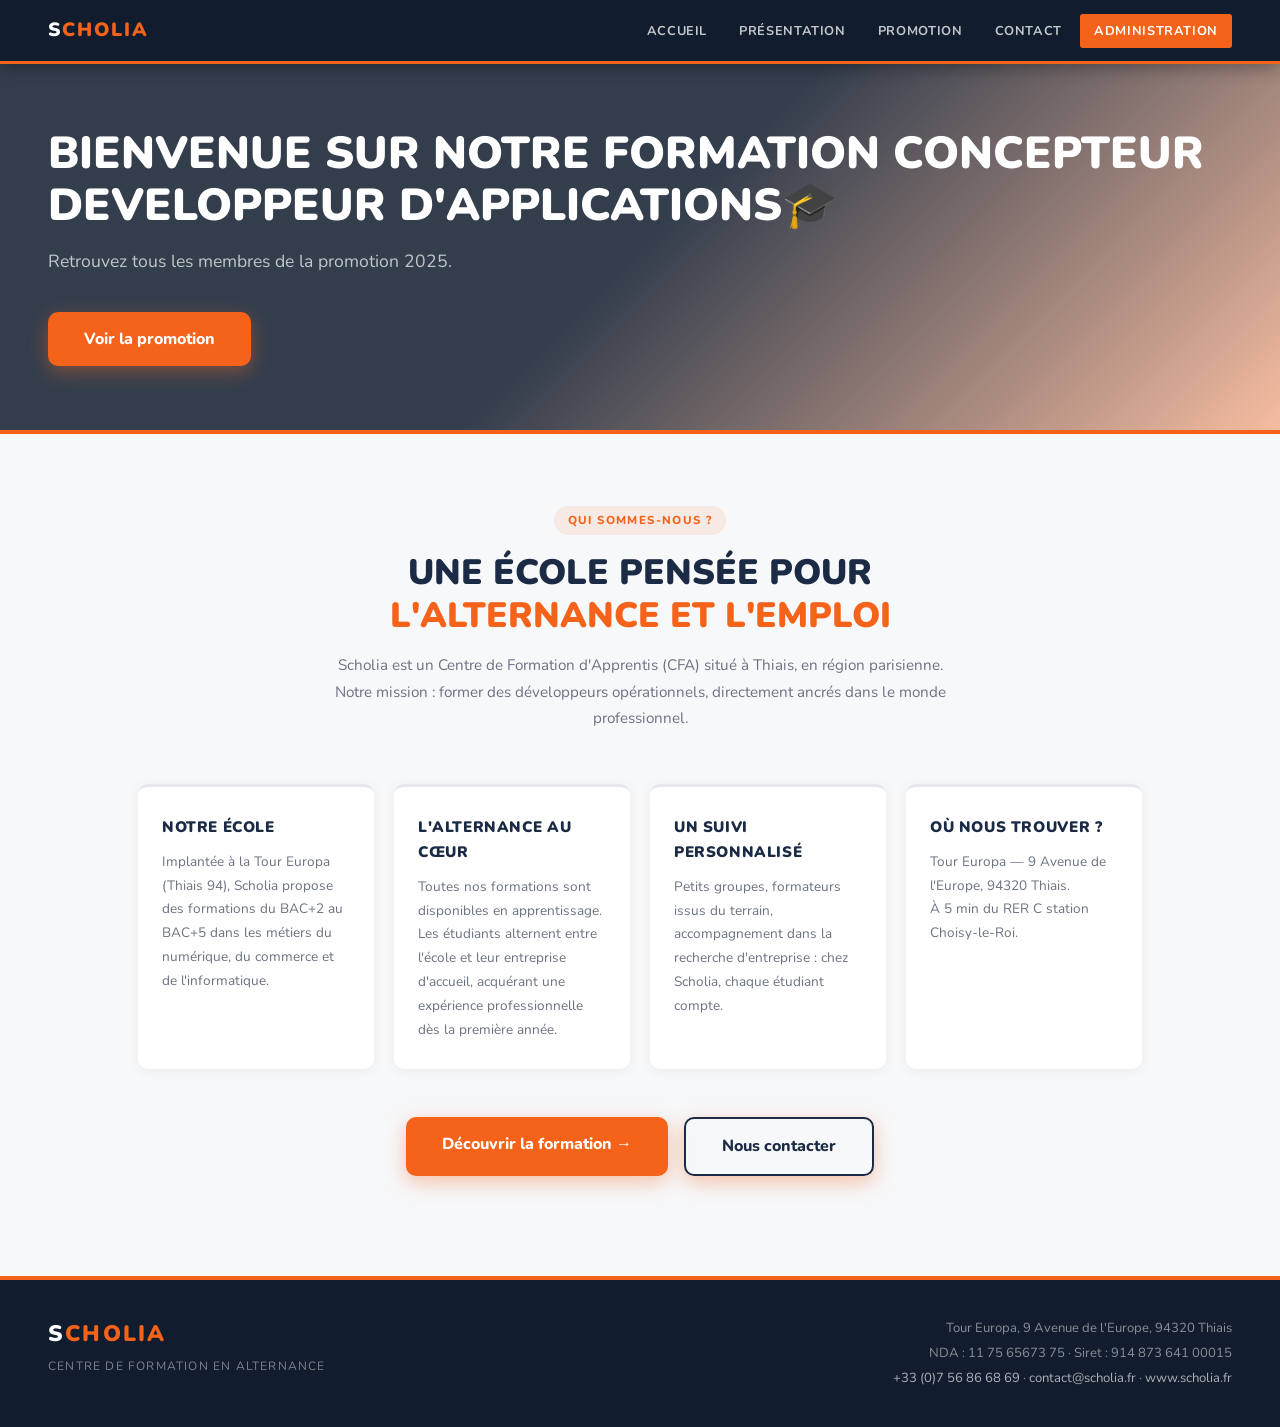
<file: index.html>
<!DOCTYPE html>
<html lang="fr">

<head>
    <meta charset="UTF-8" />
    <meta name="viewport" content="width=device-width, initial-scale=1.0" />
    <title>Accueil</title>
    <link rel="stylesheet" href="css/style.css" />
    <link href="https://fonts.googleapis.com/css2?family=Nunito:wght@400;700;800;900&display=swap" rel="stylesheet" />
</head>

<body>

    <header>
        <nav class="navbar">
            <div class="logo">S<span>CHOLIA</span></div>
            <ul>
                <li><a href="index.html">Accueil</a></li>
                <li><a href="presentation.html">Présentation</a></li>
                <li><a href="promotion.html">Promotion</a></li>
                <li><a href="contact.html">Contact</a></li>
                <li><a href="administration.html" class="btn-nav">Administration</a></li>
            </ul>
        </nav>
        <section class="hero">
            <h1>Bienvenue sur notre formation Concepteur developpeur d'applications🎓</h1>
            <p>Retrouvez tous les membres de la promotion 2025.</p>
            <a href="promotion.html" class="btn">Voir la promotion</a>
        </section>
    </header>


    <main class="container">
                <!-- RÉSUMÉ SCHOLIA -->
                <section class="about-school">

                    <div class="about-header">
                        <span class="about-tag">Qui sommes-nous ?</span>
                        <h2>Une école pensée pour<br /><span>l'alternance et l'emploi</span></h2>
                        <p class="about-intro">
                            Scholia est un Centre de Formation d'Apprentis (CFA) situé à Thiais, en région parisienne.
                            Notre mission : former des développeurs opérationnels, directement ancrés dans le monde
                            professionnel.
                        </p>
                    </div>

                    <div class="about-grid">

                        <div class="about-card">
                            <h3>Notre école</h3>
                            <p>Implantée à la Tour Europa (Thiais 94), Scholia propose des formations du BAC+2 au BAC+5
                                dans les métiers du numérique, du commerce et de l'informatique.</p>
                        </div>

                        <div class="about-card">
                            <h3>L'alternance au cœur</h3>
                            <p>Toutes nos formations sont disponibles en apprentissage. Les étudiants alternent entre
                                l'école et leur entreprise d'accueil, acquérant une expérience professionnelle dès la
                                première année.</p>
                        </div>

                        <div class="about-card">
                            <h3>Un suivi personnalisé</h3>
                            <p>Petits groupes, formateurs issus du terrain, accompagnement dans la recherche
                                d'entreprise : chez Scholia, chaque étudiant compte.</p>
                        </div>

                        <div class="about-card">
                            <h3>Où nous trouver ?</h3>
                            <p>Tour Europa — 9 Avenue de l'Europe, 94320 Thiais.<br />À 5 min du RER C station
                                Choisy-le-Roi.</p>
                        </div>

                    </div>

                    <div class="about-cta">
                        <a href="presentation.html" class="btn">Découvrir la formation →</a>
                        <a href="contact.html" class="btn btn-outline">Nous contacter</a>
                    </div>

                </section>

            </main>

        <footer class="site-footer">
            <div>
                <div class="footer-logo">S<span>CHOLIA</span></div>
                <div class="footer-sub">Centre de Formation en Alternance</div>
            </div>
            <div class="footer-info">
                Tour Europa, 9 Avenue de l'Europe, 94320 Thiais<br />
                NDA : 11 75 65673 75 · Siret : 914 873 641 00015<br />
                <a href="tel:+33756866869">+33 (0)7 56 86 68 69</a> ·
                <a href="mailto:contact@scholia.fr">contact@scholia.fr</a> ·
                <a href="https://www.scholia.fr" target="_blank">www.scholia.fr</a>
            </div>
        </footer>

</body>

</html>
</file>
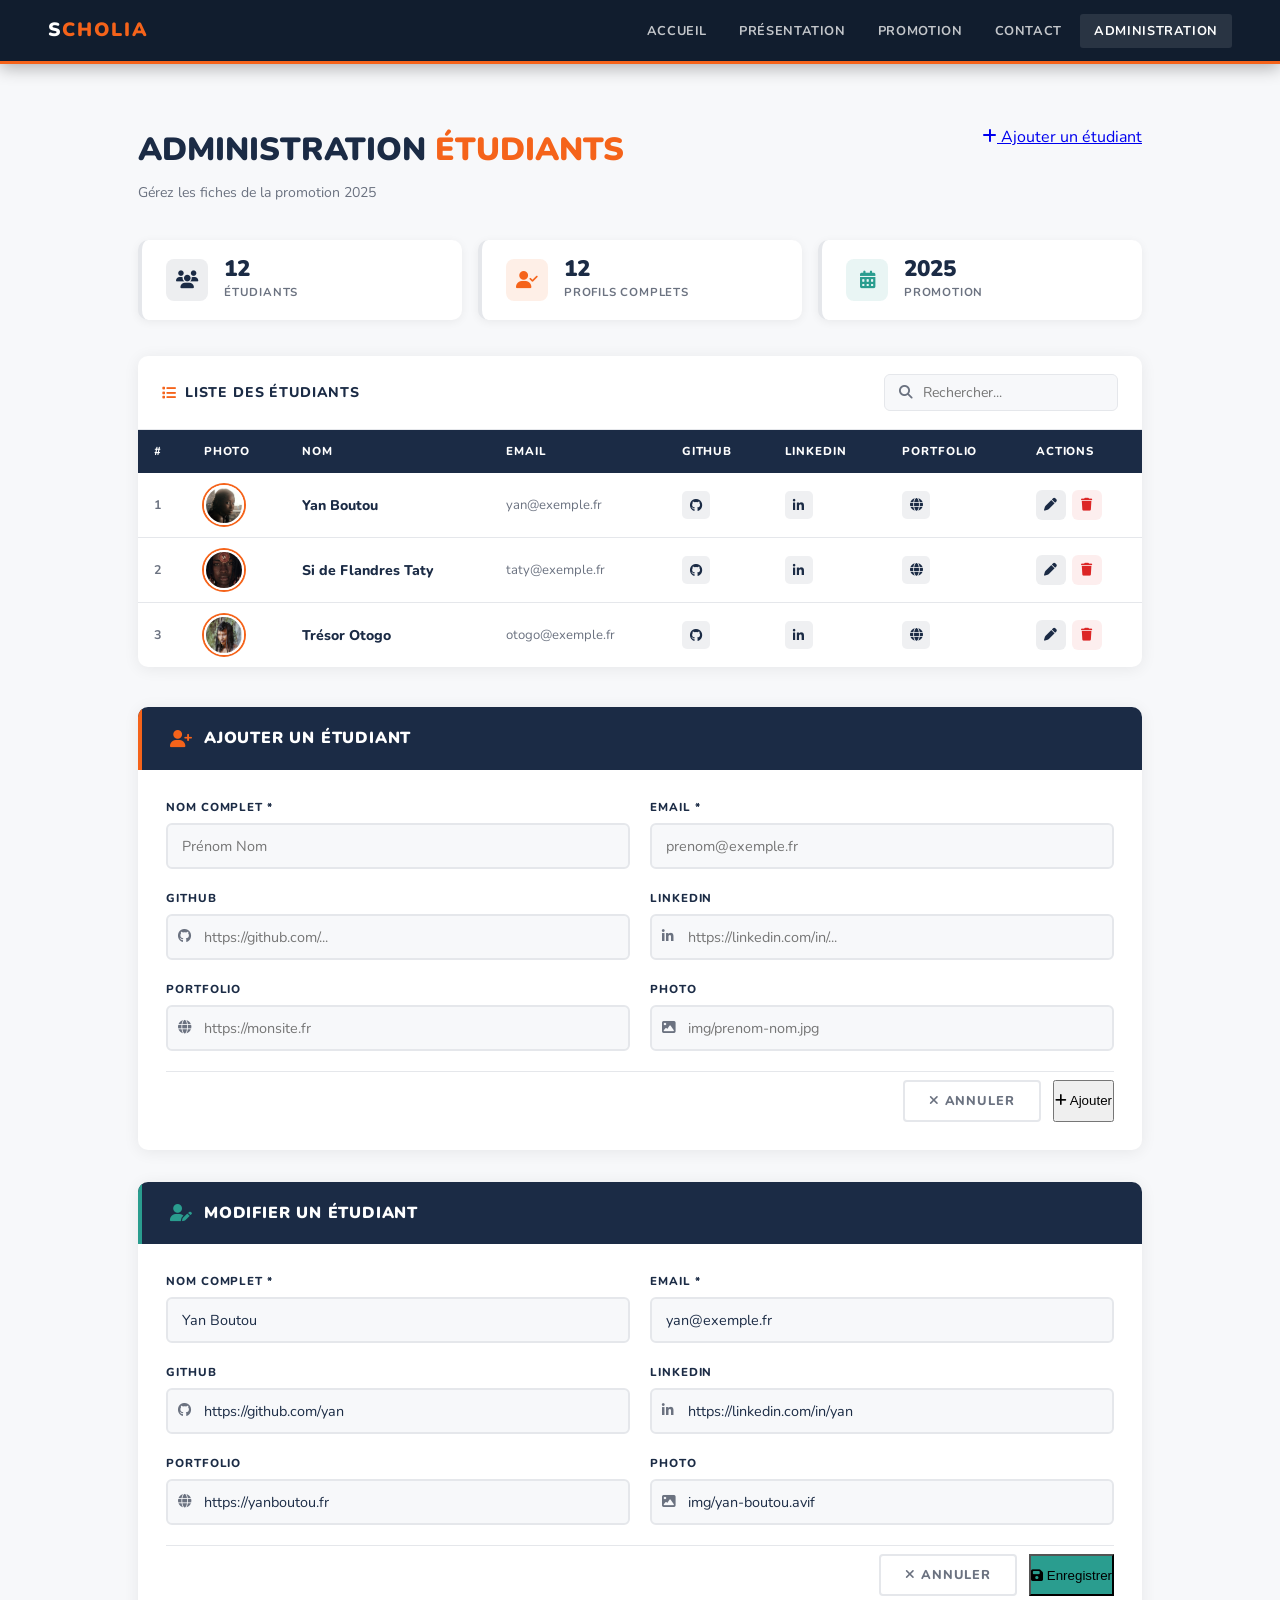
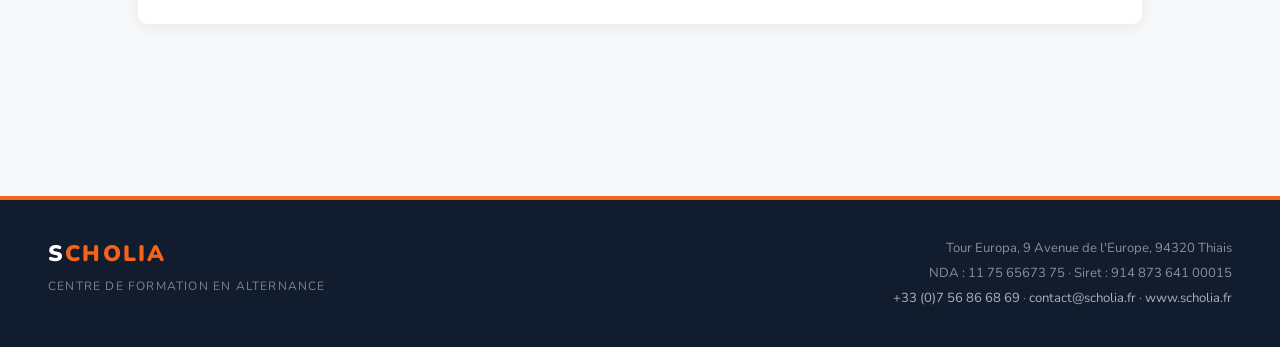
<file: administration.html>
<!DOCTYPE html>
<html lang="fr">

<head>
  <meta charset="UTF-8" />
  <meta name="viewport" content="width=device-width, initial-scale=1.0" />
  <title>Administration — Scholia</title>
  <link href="https://fonts.googleapis.com/css2?family=Nunito:wght@400;600;700;800;900&display=swap" rel="stylesheet"/>
  <link rel="stylesheet" href="css/style.css" />
  <link rel="stylesheet" href="css/admin.css" />
  <link rel="stylesheet" href="https://cdnjs.cloudflare.com/ajax/libs/font-awesome/6.5.0/css/all.min.css"/>
</head>

<body>

  <header>
    <nav class="navbar">
      <div class="logo">S<span>CHOLIA</span></div>
      <ul>
        <li><a href="index.html">Accueil</a></li>
        <li><a href="presentation.html">Présentation</a></li>
        <li><a href="promotion.html">Promotion</a></li>
        <li><a href="contact.html">Contact</a></li>
        <li><a href="administration.html" class="btn-nav active">Administration</a></li>
      </ul>
    </nav>
  </header>

  <main class="container">
    <section class="admin-section">

      <!-- ── EN-TÊTE ── -->
      <div class="admin-header">
        <div>
          <h1>Administration <span>Étudiants</span></h1>
          <p class="admin-sub">Gérez les fiches de la promotion 2025</p>
        </div>
        <a href="#form-ajout" class="btn-primary">
          <i class="fas fa-plus"></i> Ajouter un étudiant
        </a>
      </div>

      <!-- ── STATS ── -->
      <div class="stats-row">
        <div class="stat-card">
          <div class="stat-icon"><i class="fas fa-users"></i></div>
          <div>
            <div class="stat-value">12</div>
            <div class="stat-label">Étudiants</div>
          </div>
        </div>
        <div class="stat-card">
          <div class="stat-icon orange"><i class="fas fa-user-check"></i></div>
          <div>
            <div class="stat-value">12</div>
            <div class="stat-label">Profils complets</div>
          </div>
        </div>
        <div class="stat-card">
          <div class="stat-icon teal"><i class="fas fa-calendar-alt"></i></div>
          <div>
            <div class="stat-value">2025</div>
            <div class="stat-label">Promotion</div>
          </div>
        </div>
      </div>

      <!-- ── TABLEAU ── -->
      <div class="table-card">
        <div class="table-toolbar">
          <span class="table-title"><i class="fas fa-list"></i> Liste des étudiants</span>
          <div class="table-actions">
            <div class="search-box">
              <i class="fas fa-search"></i>
              <input type="text" placeholder="Rechercher..." />
            </div>
          </div>
        </div>

        <div class="table-wrap">
          <table class="admin-table">
            <thead>
              <tr>
                <th>#</th>
                <th>Photo</th>
                <th>Nom</th>
                <th>Email</th>
                <th>GitHub</th>
                <th>LinkedIn</th>
                <th>Portfolio</th>
                <th>Actions</th>
              </tr>
            </thead>
            <tbody>

              <tr>
                <td class="td-num">1</td>
                <td>
                  <div class="table-avatar">
                    <img src="img/yan-boutou.avif" alt="Yan Boutou"/>
                  </div>
                </td>
                <td class="td-name">Yan Boutou</td>
                <td class="td-email">yan@exemple.fr</td>
                <td><a href="#" class="td-link"><i class="fab fa-github"></i></a></td>
                <td><a href="#" class="td-link linkedin"><i class="fab fa-linkedin-in"></i></a></td>
                <td><a href="#" class="td-link portfolio"><i class="fas fa-globe"></i></a></td>
                <td>
                  <div class="action-btns">
                    <a href="#form-edit" class="action-btn edit" title="Modifier">
                      <i class="fas fa-pen"></i>
                    </a>
                    <button class="action-btn delete" title="Supprimer">
                      <i class="fas fa-trash"></i>
                    </button>
                  </div>
                </td>
              </tr>

              <tr>
                <td class="td-num">2</td>
                <td>
                  <div class="table-avatar">
                    <img src="img/si-de-flandres-taty.webp" alt="Si de Flandres Taty"/>
                  </div>
                </td>
                <td class="td-name">Si de Flandres Taty</td>
                <td class="td-email">taty@exemple.fr</td>
                <td><a href="#" class="td-link"><i class="fab fa-github"></i></a></td>
                <td><a href="#" class="td-link linkedin"><i class="fab fa-linkedin-in"></i></a></td>
                <td><a href="#" class="td-link portfolio"><i class="fas fa-globe"></i></a></td>
                <td>
                  <div class="action-btns">
                    <a href="#form-edit" class="action-btn edit" title="Modifier">
                      <i class="fas fa-pen"></i>
                    </a>
                    <button class="action-btn delete" title="Supprimer">
                      <i class="fas fa-trash"></i>
                    </button>
                  </div>
                </td>
              </tr>

              <tr>
                <td class="td-num">3</td>
                <td>
                  <div class="table-avatar">
                    <img src="img/trésor-otogo.jpg" alt="Trésor Otogo"/>
                  </div>
                </td>
                <td class="td-name">Trésor Otogo</td>
                <td class="td-email">otogo@exemple.fr</td>
                <td><a href="#" class="td-link"><i class="fab fa-github"></i></a></td>
                <td><a href="#" class="td-link linkedin"><i class="fab fa-linkedin-in"></i></a></td>
                <td><a href="#" class="td-link portfolio"><i class="fas fa-globe"></i></a></td>
                <td>
                  <div class="action-btns">
                    <a href="#form-edit" class="action-btn edit"><i class="fas fa-pen"></i></a>
                    <button class="action-btn delete"><i class="fas fa-trash"></i></button>
                  </div>
                </td>
              </tr>

              <!-- Répète les lignes pour chaque étudiant -->

            </tbody>
          </table>
        </div>
      </div>

      <!-- ── FORMULAIRE AJOUT ── -->
      <div class="form-card" id="form-ajout">
        <div class="form-card-header">
          <i class="fas fa-user-plus"></i>
          <h2>Ajouter un étudiant</h2>
        </div>

        <form class="admin-form" action="#">
          <div class="form-row">
            <div class="form-group">
              <label for="add-nom">Nom complet *</label>
              <input id="add-nom" type="text" placeholder="Prénom Nom" required />
            </div>
            <div class="form-group">
              <label for="add-email">Email *</label>
              <input id="add-email" type="email" placeholder="prenom@exemple.fr" required />
            </div>
          </div>

          <div class="form-row">
            <div class="form-group">
              <label for="add-github">GitHub</label>
              <div class="input-icon">
                <i class="fab fa-github"></i>
                <input id="add-github" type="url" placeholder="https://github.com/..." />
              </div>
            </div>
            <div class="form-group">
              <label for="add-linkedin">LinkedIn</label>
              <div class="input-icon">
                <i class="fab fa-linkedin-in"></i>
                <input id="add-linkedin" type="url" placeholder="https://linkedin.com/in/..." />
              </div>
            </div>
          </div>

          <div class="form-row">
            <div class="form-group">
              <label for="add-portfolio">Portfolio</label>
              <div class="input-icon">
                <i class="fas fa-globe"></i>
                <input id="add-portfolio" type="url" placeholder="https://monsite.fr" />
              </div>
            </div>
            <div class="form-group">
              <label for="add-photo">Photo</label>
              <div class="input-icon">
                <i class="fas fa-image"></i>
                <input id="add-photo" type="text" placeholder="img/prenom-nom.jpg" />
              </div>
            </div>
          </div>

          <div class="form-footer">
            <button type="reset" class="btn-secondary">
              <i class="fas fa-times"></i> Annuler
            </button>
            <button type="submit" class="btn-primary">
              <i class="fas fa-plus"></i> Ajouter
            </button>
          </div>
        </form>
      </div>

      <!-- ── FORMULAIRE MODIFICATION ── -->
      <div class="form-card" id="form-edit">
        <div class="form-card-header edit">
          <i class="fas fa-user-edit"></i>
          <h2>Modifier un étudiant</h2>
        </div>

        <form class="admin-form" action="#">
          <div class="form-row">
            <div class="form-group">
              <label for="edit-nom">Nom complet *</label>
              <input id="edit-nom" type="text" value="Yan Boutou" required />
            </div>
            <div class="form-group">
              <label for="edit-email">Email *</label>
              <input id="edit-email" type="email" value="yan@exemple.fr" required />
            </div>
          </div>

          <div class="form-row">
            <div class="form-group">
              <label for="edit-github">GitHub</label>
              <div class="input-icon">
                <i class="fab fa-github"></i>
                <input id="edit-github" type="url" value="https://github.com/yan" />
              </div>
            </div>
            <div class="form-group">
              <label for="edit-linkedin">LinkedIn</label>
              <div class="input-icon">
                <i class="fab fa-linkedin-in"></i>
                <input id="edit-linkedin" type="url" value="https://linkedin.com/in/yan" />
              </div>
            </div>
          </div>

          <div class="form-row">
            <div class="form-group">
              <label for="edit-portfolio">Portfolio</label>
              <div class="input-icon">
                <i class="fas fa-globe"></i>
                <input id="edit-portfolio" type="url" value="https://yanboutou.fr" />
              </div>
            </div>
            <div class="form-group">
              <label for="edit-photo">Photo</label>
              <div class="input-icon">
                <i class="fas fa-image"></i>
                <input id="edit-photo" type="text" value="img/yan-boutou.avif" />
              </div>
            </div>
          </div>

          <div class="form-footer">
            <button type="reset" class="btn-secondary">
              <i class="fas fa-times"></i> Annuler
            </button>
            <button type="submit" class="btn-primary btn-save">
              <i class="fas fa-save"></i> Enregistrer
            </button>
          </div>
        </form>
      </div>

    </section>
  </main>

  <footer class="site-footer">
    <div>
      <div class="footer-logo">S<span>CHOLIA</span></div>
      <div class="footer-sub">Centre de Formation en Alternance</div>
    </div>
    <div class="footer-info">
      Tour Europa, 9 Avenue de l'Europe, 94320 Thiais<br />
      NDA : 11 75 65673 75 · Siret : 914 873 641 00015<br />
      <a href="tel:+33756866869">+33 (0)7 56 86 68 69</a> ·
      <a href="mailto:contact@scholia.fr">contact@scholia.fr</a> ·
      <a href="https://www.scholia.fr" target="_blank">www.scholia.fr</a>
    </div>
  </footer>

</body>
</html>
</file>
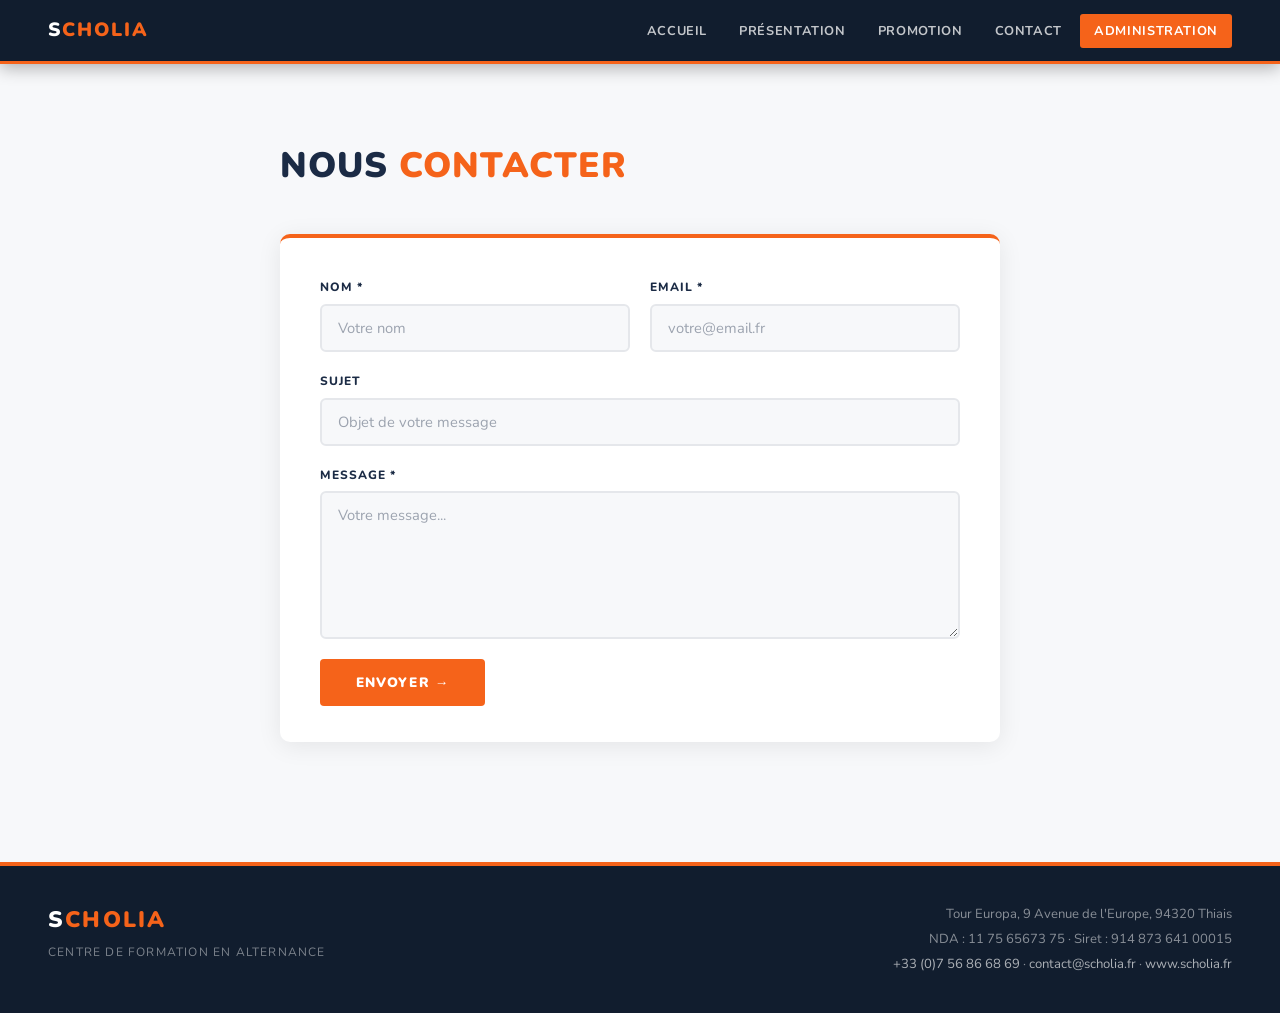
<file: contact.html>
<!DOCTYPE html>
<html lang="fr">

<head>
  <meta charset="UTF-8" />
  <meta name="viewport" content="width=device-width, initial-scale=1.0" />
  <title>Trombinoscope — Accueil</title>
  <link rel="stylesheet" href="css/style.css" />
  <link rel="stylesheet" href="css/form.css" />
  <link href="https://fonts.googleapis.com/css2?family=Nunito:wght@400;700;800;900&display=swap" rel="stylesheet" />
</head>

<body>

  <header>
    <nav class="navbar">
      <div class="logo">S<span>CHOLIA</span></div>
      <ul>
        <li><a href="index.html">Accueil</a></li>
        <li><a href="presentation.html">Présentation</a></li>
        <li><a href="promotion.html">Promotion</a></li>
        <li><a href="contact.html">Contact</a></li>
        <li><a href="administration.html" class="btn-nav">Administration</a></li>
      </ul>
    </nav>
  </header>
  
  <main class="container">
    <section class="contact-section">
  <div class="section-title">
    <h2>Nous <span>Contacter</span></h2>
  </div>
  <form class="contact-form" action="#">
    <div class="form-row">
      <div class="form-group">
        <label for="nom">Nom *</label>
        <input id="nom" type="text" placeholder="Votre nom" required/>
      </div>
      <div class="form-group">
        <label for="email">Email *</label>
        <input id="email" type="email" placeholder="votre@email.fr" required/>
      </div>
    </div>
    <div class="form-group">
      <label for="sujet">Sujet</label>
      <input id="sujet" type="text" placeholder="Objet de votre message"/>
    </div>
    <div class="form-group">
      <label for="msg">Message *</label>
      <textarea id="msg" rows="6" placeholder="Votre message..."></textarea>
    </div>
    <button type="submit" class="btn-primary">Envoyer →</button>
  </form>
</section>
  </main>

  <footer class="site-footer">
    <div>
      <div class="footer-logo">S<span>CHOLIA</span></div>
      <div class="footer-sub">Centre de Formation en Alternance</div>
    </div>
    <div class="footer-info">
      Tour Europa, 9 Avenue de l'Europe, 94320 Thiais<br />
      NDA : 11 75 65673 75 · Siret : 914 873 641 00015<br />
      <a href="tel:+33756866869">+33 (0)7 56 86 68 69</a> ·
      <a href="mailto:contact@scholia.fr">contact@scholia.fr</a> ·
      <a href="https://www.scholia.fr" target="_blank">www.scholia.fr</a>
    </div>
  </footer>

</body>

</html>
</file>
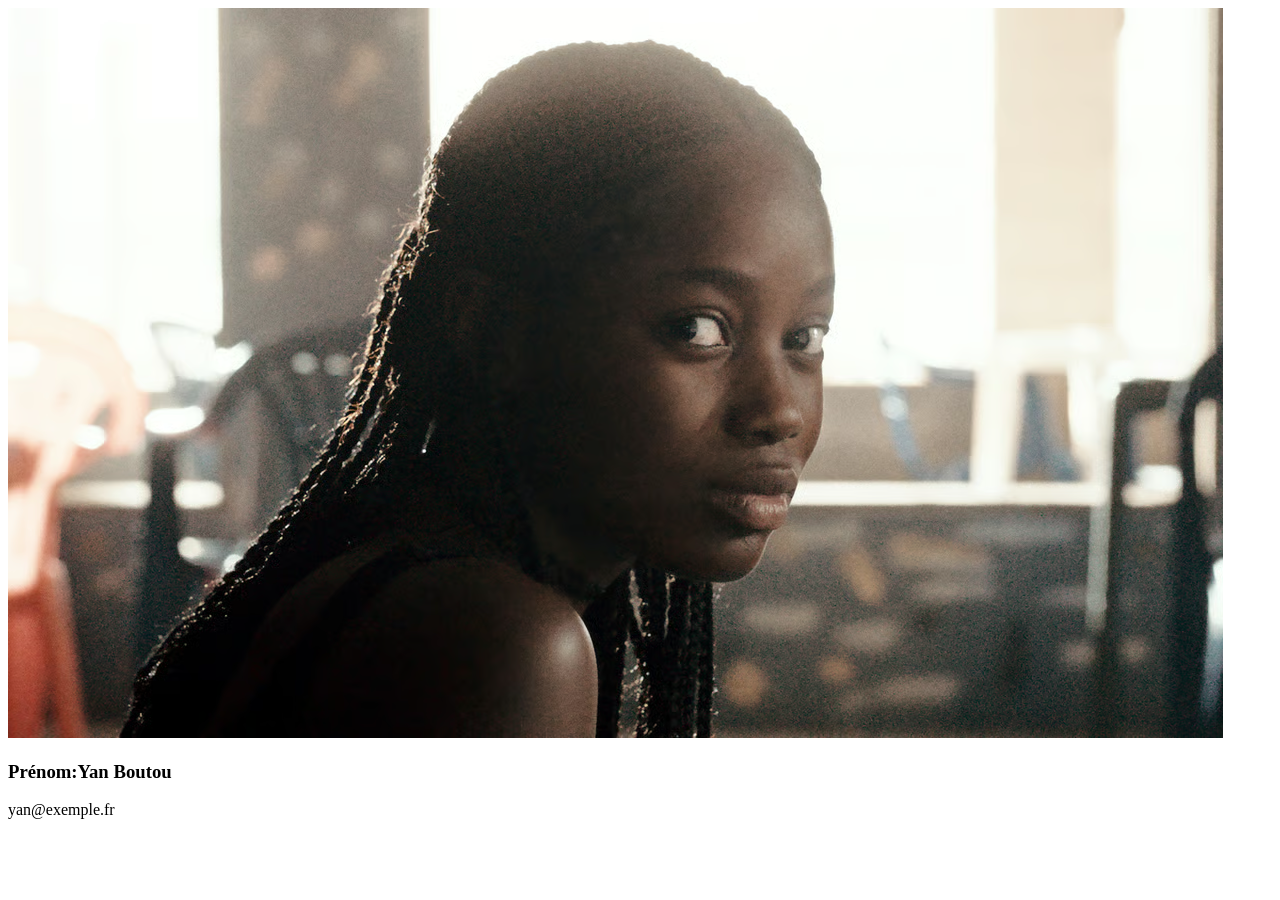
<file: exemple.html>
<!DOCTYPE html>
<html lang="en">

<head>
    <meta charset="UTF-8">
    <meta name="viewport" content="width=device-width, initial-scale=1.0">
    <title>Document</title>
</head>

<body>
    <div class="card" data-prenom="Yan" data-nom="Boutou" data-email="yan@exemple.fr" data-github="https://github.com/"
        data-linkedin="https://linkedin.com/" data-portfolio="#" data-poste="Développeur Full Stack"
        data-techno="HTML · CSS · JavaScript · React · Node.js · MySQL" data-dispo="Disponible dès juin 2025"
        data-desc="Alternant passionné par le développement web, je me spécialise dans les applications full stack modernes. Curieux et rigoureux, j'apprécie les projets ambitieux et le travail en équipe agile."
        data-img="img/yan-boutou.avif">
        <div class="card-img">
            <div class="avatar">
                <img src="img/yan-boutou.avif" alt="Yan Boutou" />
            </div>
        </div>
        <div class="card-info">
            <h3>Prénom:Yan
                 Boutou</h3>
            <p class="contact">yan@exemple.fr</p>
            <div class="card-links">
                <a href="https://github.com/" target="_blank" class="card-link github"><i class="fab fa-github"></i></a>
                <a href="https://linkedin.com/" target="_blank" class="card-link linkedin"><i
                        class="fab fa-linkedin-in"></i></a>
                <a href="#" target="_blank" class="card-link portfolio"><i class="fas fa-globe"></i></a>
            </div>
        </div>
    </div>
</body>

</html>
</file>
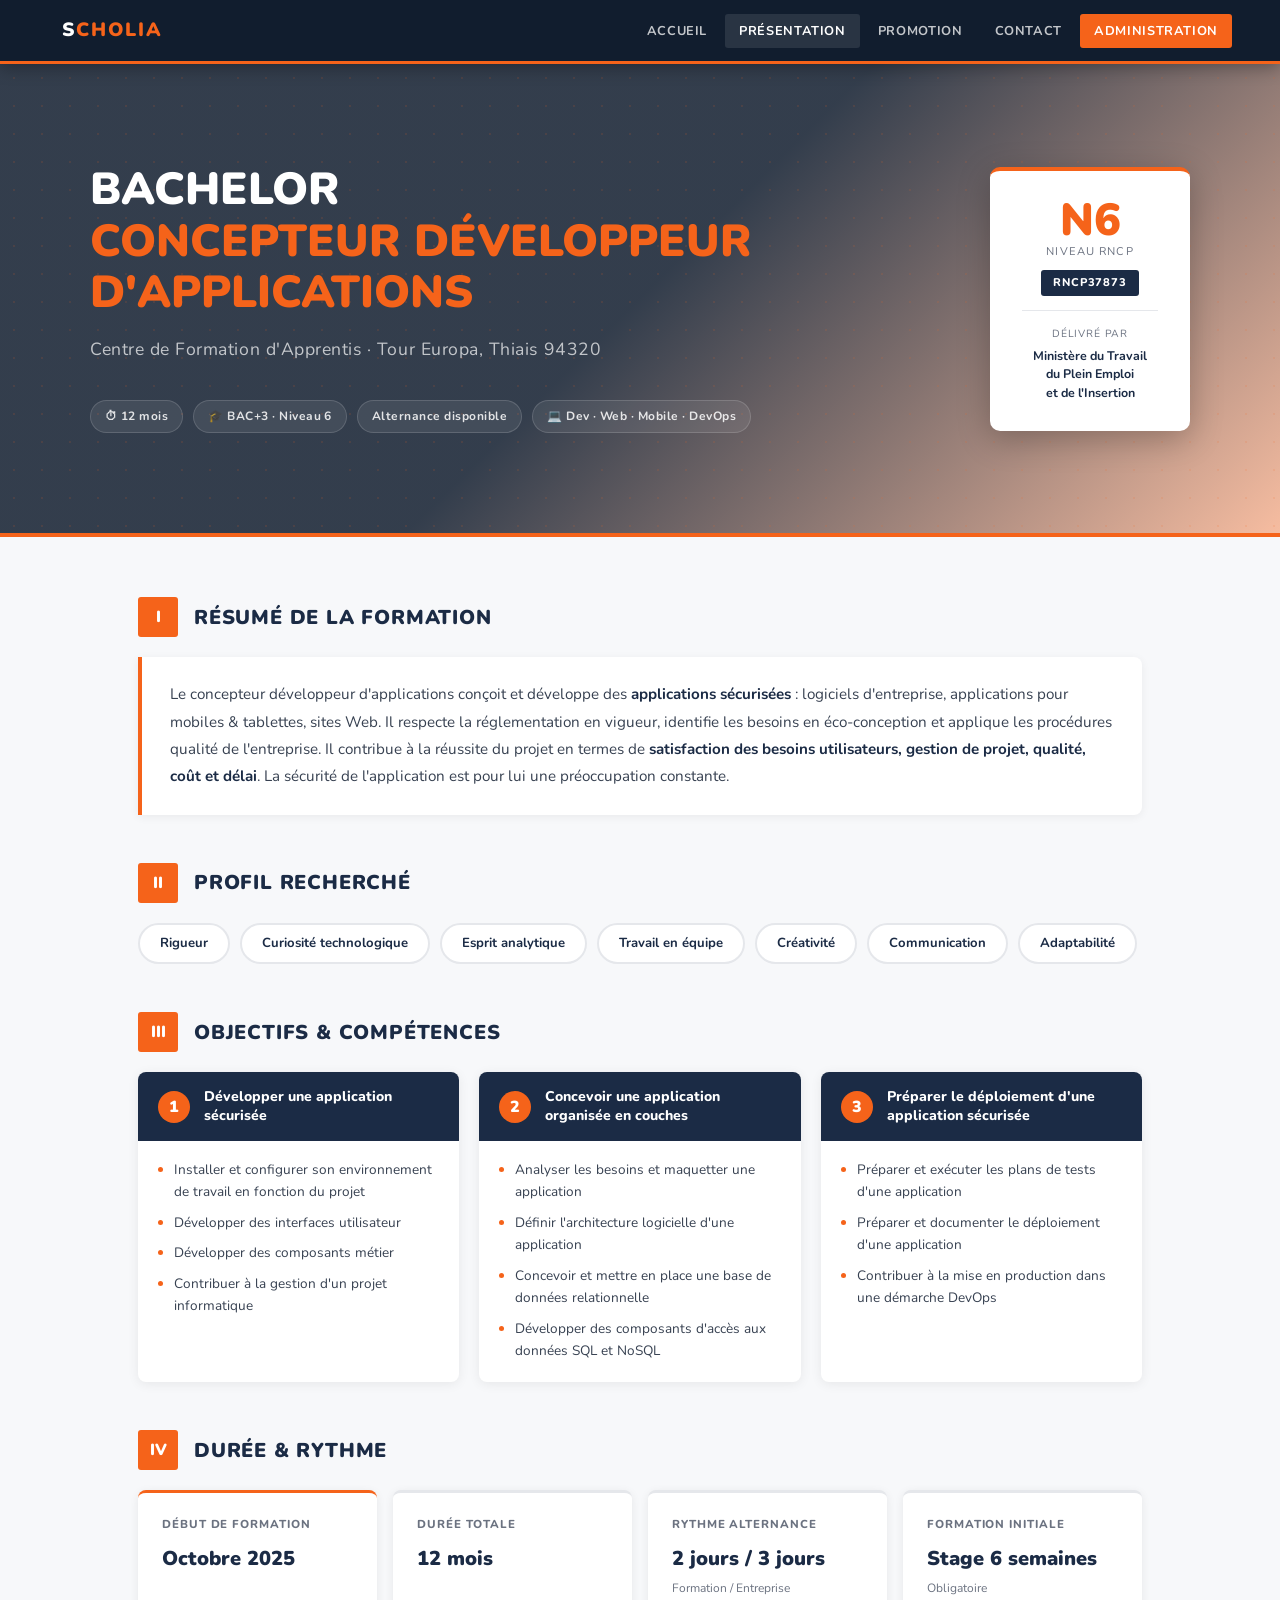
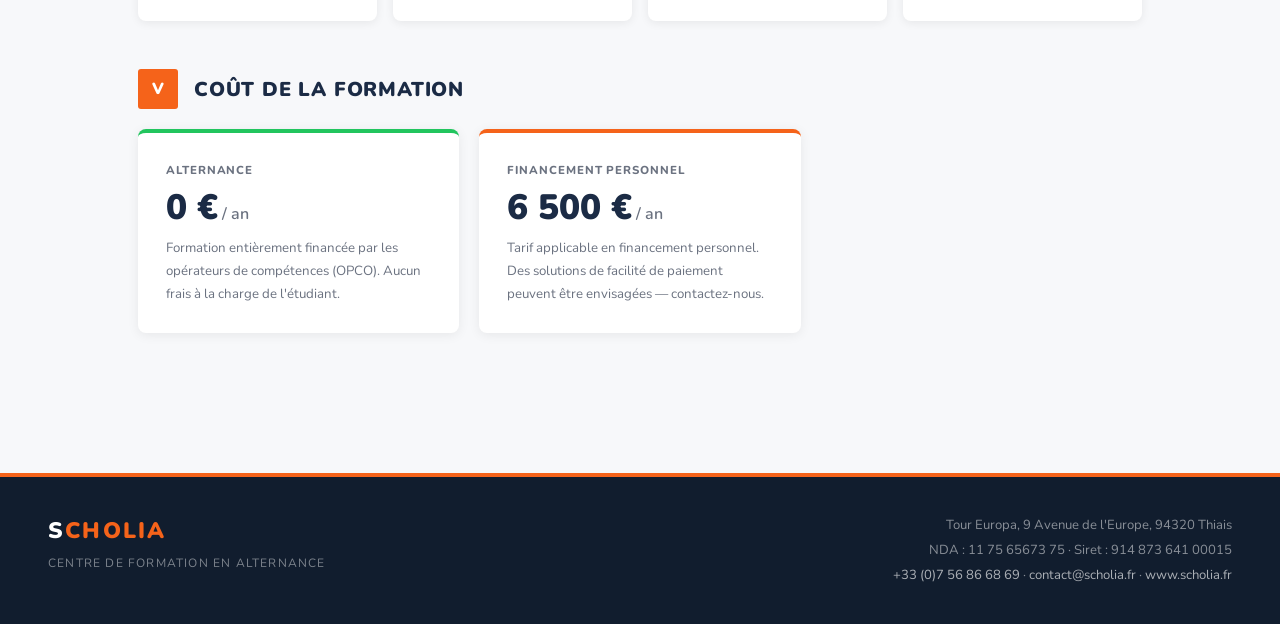
<file: presentation.html>
<!DOCTYPE html>
<html lang="fr">

<head>
  <meta charset="UTF-8" />
  <meta name="viewport" content="width=device-width, initial-scale=1.0" />
  <title>Présentation — Bachelor CDA · Scholia</title>
  <link href="https://fonts.googleapis.com/css2?family=Nunito:wght@400;600;700;800;900&display=swap" rel="stylesheet"/>
  <link rel="stylesheet" href="css/style.css" />
  <link rel="stylesheet" href="css/presentation.css" />
</head>

<body>

  <header>
  <nav class="navbar">
    <a href="index.html" class="logo">S<span>CHOLIA</span></a>
    <ul>
      <li><a href="index.html">Accueil</a></li>
      <li><a href="presentation.html" class="active">Présentation</a></li>
      <li><a href="promotion.html">Promotion</a></li>
      <li><a href="contact.html">Contact</a></li>
      <li><a href="administration.html" class="btn-nav">Administration</a></li>
    </ul>
  </nav>
</header>
 

<div class="hero">
  <div class="hero-inner">
    <div>
      <h1>Bachelor<br/><span>Concepteur Développeur<br/>d'Applications</span></h1>
      <p class="hero-sub">Centre de Formation d'Apprentis · Tour Europa, Thiais 94320</p>
      <div class="hero-chips">
        <span class="chip">⏱ 12 mois</span>
        <span class="chip">🎓 BAC+3 · Niveau 6</span>
        <span class="chip">Alternance disponible</span>
        <span class="chip">💻 Dev · Web · Mobile · DevOps</span>
      </div>
    </div>
    <div class="rncp-box">
      <div class="rncp-level">N6</div>
      <div class="rncp-label">Niveau RNCP</div>
      <div class="rncp-code">RNCP37873</div>
      <hr class="rncp-divider"/>
      <div class="rncp-ministere">Délivré par</div>
      <div class="rncp-ministere-name">Ministère du Travail<br/>du Plein Emploi<br/>et de l'Insertion</div>
    </div>
  </div>
</div>
 

<div class="content">
 
  <!-- RÉSUMÉ -->
  <div class="sec-head">
    <div class="sec-num">I</div>
    <h2>Résumé de la formation</h2>
  </div>
  <div class="summary-card">
    Le concepteur développeur d'applications conçoit et développe des <strong>applications sécurisées</strong> : logiciels d'entreprise, applications pour mobiles &amp; tablettes, sites Web. Il respecte la réglementation en vigueur, identifie les besoins en éco-conception et applique les procédures qualité de l'entreprise. Il contribue à la réussite du projet en termes de <strong>satisfaction des besoins utilisateurs, gestion de projet, qualité, coût et délai</strong>. La sécurité de l'application est pour lui une préoccupation constante.
  </div>
 
  <!-- PROFIL -->
  <div class="sec-head">
    <div class="sec-num">II</div>
    <h2>Profil recherché</h2>
  </div>
  <div class="profil-grid">
    <div class="profil-tag"> Rigueur</div>
    <div class="profil-tag"> Curiosité technologique</div>
    <div class="profil-tag"> Esprit analytique</div>
    <div class="profil-tag"> Travail en équipe</div>
    <div class="profil-tag"> Créativité</div>
    <div class="profil-tag"> Communication</div>
    <div class="profil-tag"> Adaptabilité</div>
  </div>
 
  <!-- COMPÉTENCES -->
  <div class="sec-head">
    <div class="sec-num">III</div>
    <h2>Objectifs &amp; Compétences</h2>
  </div>
  <div class="competences-grid">
 
    <div class="comp-block">
      <div class="comp-block-head">
        <div class="num">1</div>
        <h3>Développer une application sécurisée</h3>
      </div>
      <ul>
        <li>Installer et configurer son environnement de travail en fonction du projet</li>
        <li>Développer des interfaces utilisateur</li>
        <li>Développer des composants métier</li>
        <li>Contribuer à la gestion d'un projet informatique</li>
      </ul>
    </div>
 
    <div class="comp-block">
      <div class="comp-block-head">
        <div class="num">2</div>
        <h3>Concevoir une application organisée en couches</h3>
      </div>
      <ul>
        <li>Analyser les besoins et maquetter une application</li>
        <li>Définir l'architecture logicielle d'une application</li>
        <li>Concevoir et mettre en place une base de données relationnelle</li>
        <li>Développer des composants d'accès aux données SQL et NoSQL</li>
      </ul>
    </div>
 
    <div class="comp-block">
      <div class="comp-block-head">
        <div class="num">3</div>
        <h3>Préparer le déploiement d'une application sécurisée</h3>
      </div>
      <ul>
        <li>Préparer et exécuter les plans de tests d'une application</li>
        <li>Préparer et documenter le déploiement d'une application</li>
        <li>Contribuer à la mise en production dans une démarche DevOps</li>
      </ul>
    </div>
 
  </div>
 
  <!-- DURÉE -->
  <div class="sec-head">
    <div class="sec-num">IV</div>
    <h2>Durée &amp; Rythme</h2>
  </div>
  <div class="duree-grid">
    <div class="duree-card highlight">
      <div class="d-label">Début de formation</div>
      <div class="d-value">Octobre 2025</div>
    </div>
    <div class="duree-card">
      <div class="d-label">Durée totale</div>
      <div class="d-value">12 mois</div>
    </div>
    <div class="duree-card">
      <div class="d-label">Rythme alternance</div>
      <div class="d-value">2 jours / 3 jours</div>
      <div class="d-sub">Formation / Entreprise</div>
    </div>
    <div class="duree-card">
      <div class="d-label">Formation initiale</div>
      <div class="d-value">Stage 6 semaines</div>
      <div class="d-sub">Obligatoire</div>
    </div>
  </div>
 
  <!-- COÛT -->
  <div class="sec-head">
    <div class="sec-num">V</div>
    <h2>Coût de la formation</h2>
  </div>
  <div class="cout-grid">
    <div class="cout-card free">
      <span class="cout-mode"> Alternance</span>
      <div class="cout-price">0 €<small> / an</small></div>
      <p class="cout-desc">Formation entièrement financée par les opérateurs de compétences (OPCO). Aucun frais à la charge de l'étudiant.</p>
    </div>
    <div class="cout-card paid">
      <span class="cout-mode"> Financement personnel</span>
      <div class="cout-price">6 500 €<small> / an</small></div>
      <p class="cout-desc">Tarif applicable en financement personnel. Des solutions de facilité de paiement peuvent être envisagées — contactez-nous.</p>
    </div>
  </div>
 
</div>
 


  <footer class="site-footer">
    <div>
      <div class="footer-logo">S<span>CHOLIA</span></div>
      <div class="footer-sub">Centre de Formation en Alternance</div>
    </div>
    <div class="footer-info">
      Tour Europa, 9 Avenue de l'Europe, 94320 Thiais<br />
      NDA : 11 75 65673 75 · Siret : 914 873 641 00015<br />
      <a href="tel:+33756866869">+33 (0)7 56 86 68 69</a> ·
      <a href="mailto:contact@scholia.fr">contact@scholia.fr</a> ·
      <a href="https://www.scholia.fr" target="_blank">www.scholia.fr</a>
    </div>
  </footer>


</body>

</html>
</file>
<file: css/style.css>
.bouton {
  float: left;
  width: 100px;
  height: 600px;
  text-align: center;
  margin-left: 5px;
  margin-top: 200px;
}


:root {
  --navy:      #1B2B45;
  --navy-dark: #111D2E;
  --orange:    #F5631A;
  --orange-h:  #D94F0D;
  --white:     #ffffff;
  --light:     #F7F8FA;
  --gray:      #6B7280;
  --border:    #E5E7EB;
}

*, *::before, *::after { box-sizing: border-box; margin: 0; padding: 0; }

body {
  font-family: 'Nunito', sans-serif;
  background: var(--light);
  color: var(--navy);
  line-height: 1.65;
}

/* ── NAVBAR ── */
.navbar {
  background: var(--navy-dark);
  display: flex;
  justify-content: space-between;
  align-items: center;
  padding: 0 48px;
  height: 64px;
  position: sticky;
  top: 0;
  z-index: 100;
  border-bottom: 3px solid var(--orange);
  box-shadow: 0 4px 16px rgba(0,0,0,.3);
}

.navbar .logo,
a.logo {
  font-weight: 900;
  font-size: 1.2rem;
  color: var(--white);
  letter-spacing: .1em;
  text-transform: uppercase;
  text-decoration: none;
}
.navbar .logo span,
a.logo span { color: var(--orange); }

.navbar ul { list-style: none; display: flex; gap: 4px; align-items: center; }

.navbar a {
  color: rgba(255,255,255,.75);
  text-decoration: none;
  font-weight: 700;
  font-size: .8rem;
  letter-spacing: .05em;
  text-transform: uppercase;
  padding: 8px 14px;
  border-radius: 3px;
  transition: all .2s;
}
.navbar a:hover,
.navbar a.active {
  color: var(--white);
  background: rgba(255,255,255,.1);
}
.navbar .btn-nav {
  background: var(--orange);
  color: var(--white);
  border-radius: 3px;
}
.navbar .btn-nav:hover { background: var(--orange-h); }

.hero {
  background: linear-gradient(135deg,  rgba(17, 29, 46, 0.85) 50%, rgba(245, 99, 26, 0.4));
  border-bottom: 4px solid var(--orange);
  padding: 64px 48px;
  position: relative;
  overflow: hidden;
}

.hero h1 {
  font-weight: 900;
  font-size: clamp(1.8rem, 4vw, 2.8rem);
  color: var(--white);
  line-height: 1.15;
  text-transform: uppercase;
  margin-bottom: 16px;
}

.hero h1 span {
  color: var(--orange);
}

.hero p {
  opacity: .7;
  margin-bottom: 36px;
  font-size: 1.1rem;
  color: var(--white);
}

.btn {
  display: inline-block;
  background: var(--orange);
  color: var(--white);
  padding: 14px 36px;
  border-radius: 10px;
  font-weight: 800;
  font-size: 1rem;
  text-decoration: none;
  box-shadow: 0 6px 20px rgba(242, 107, 42, .4);
  transition: background .2s, transform .2s;
}

.btn:hover {
  background: var(--orange-d);
  transform: translateY(-3px);
}


.site-footer {
  background: #111D2E;
  border-top: 4px solid #F5631A;
  display: flex;
  justify-content: space-between;
  align-items: flex-start;
  flex-wrap: wrap;
  gap: 20px;
  padding: 36px 48px;
  margin-top: 60px;
}

.footer-logo {
  font-family: 'Nunito', sans-serif;
  font-weight: 900;
  font-size: 1.4rem;
  color: #ffffff;
  letter-spacing: .1em;
  text-transform: uppercase;
}

.footer-logo span {
  color: #F5631A;
}

.footer-sub {
  color: rgba(255, 255, 255, .45);
  font-size: .75rem;
  text-transform: uppercase;
  letter-spacing: .1em;
  margin-top: 4px;
}

.footer-info {
  color: rgba(255, 255, 255, .5);
  font-size: .82rem;
  line-height: 1.9;
  text-align: right;
}

.footer-info a {
  color: rgba(255, 255, 255, .65);
  text-decoration: none;
  transition: color .2s;
}

.footer-info a:hover {
  color: #F5631A;
}

/* ── ESPACEMENT GÉNÉRAL ── */
.container {
  max-width: 1100px;
  margin: 0 auto;
  padding: 0 48px;   /* ← marges gauche/droite */
}

/* ── SECTION PROMO ── */
.promo-section {
  padding: 60px 0;   /* ← espace haut/bas (entre navbar et grille, entre grille et footer) */
}

.promo-section h1 {
  font-size: 2rem;
  font-weight: 900;
  margin-bottom: 36px;
}
.promo-section h1 span { color: var(--orange); }


/* ── RÉSUMÉ ÉCOLE (Accueil) ── */
.about-school {
  padding: 72px 0 40px;
}

/* En-tête */
.about-header {
  text-align: center;
  max-width: 640px;
  margin: 0 auto 52px;
}

.about-tag {
  display: inline-block;
  background: rgba(245, 99, 26, .1);
  color: var(--orange);
  font-size: .72rem;
  font-weight: 800;
  text-transform: uppercase;
  letter-spacing: .12em;
  padding: 5px 14px;
  border-radius: 20px;
  margin-bottom: 16px;
}

.about-header h2 {
  font-weight: 900;
  font-size: clamp(1.6rem, 3.5vw, 2.2rem);
  text-transform: uppercase;
  line-height: 1.2;
  margin-bottom: 16px;
}
.about-header h2 span { color: var(--orange); }

.about-intro {
  color: var(--gray);
  font-size: .95rem;
  line-height: 1.75;
}

/* Grille de cartes */
.about-grid {
  display: grid;
  grid-template-columns: repeat(auto-fill, minmax(230px, 1fr));
  gap: 20px;
  margin-bottom: 48px;
}

.about-card {
  background: var(--white);
  border-radius: 10px;
  border-top: 3px solid var(--border);
  padding: 28px 24px;
  box-shadow: 0 2px 12px rgba(0,0,0,.06);
  transition: border-color .2s, transform .2s, box-shadow .2s;
}
.about-card:hover {
  border-top-color: var(--orange);
  transform: translateY(-4px);
  box-shadow: 0 8px 24px rgba(0,0,0,.1);
}


.about-card h3 {
  font-weight: 900;
  font-size: .95rem;
  text-transform: uppercase;
  letter-spacing: .04em;
  margin-bottom: 10px;
  color: var(--navy);
}

.about-card p {
  font-size: .85rem;
  color: var(--gray);
  line-height: 1.75;
}

/* CTA double */
.about-cta {
  display: flex;
  justify-content: center;
  gap: 16px;
  flex-wrap: wrap;
}

.btn-outline {
  background: transparent;
  color: var(--navy);
  border: 2px solid var(--navy);
}
.btn-outline:hover {
  background: var(--navy);
  color: var(--white);
  transform: translateY(-2px);
}
</file>
<file: css/admin.css>
.admin-section { padding: 60px 0 80px; }

/* ── En-tête ── */
.admin-header {
  display: flex;
  justify-content: space-between;
  align-items: flex-start;
  flex-wrap: wrap;
  gap: 16px;
  margin-bottom: 36px;
}
.admin-header h1 {
  font-weight: 900;
  font-size: clamp(1.4rem, 3vw, 2rem);
  text-transform: uppercase;
}
.admin-header h1 span { color: var(--orange); }
.admin-sub {
  color: var(--gray);
  font-size: .88rem;
  margin-top: 4px;
}

/* ── Stats ── */
.stats-row {
  display: flex;
  gap: 16px;
  flex-wrap: wrap;
  margin-bottom: 36px;
}
.stat-card {
  background: var(--white);
  border-radius: 10px;
  border-left: 4px solid var(--border);
  padding: 18px 24px;
  display: flex;
  align-items: center;
  gap: 16px;
  box-shadow: 0 2px 10px rgba(0,0,0,.06);
  flex: 1;
  min-width: 150px;
}
.stat-icon {
  width: 42px; height: 42px;
  border-radius: 8px;
  background: rgba(27,43,69,.08);
  color: var(--navy);
  display: flex;
  align-items: center;
  justify-content: center;
  font-size: 1.1rem;
  flex-shrink: 0;
}
.stat-icon.orange  { background: rgba(245,99,26,.1);  color: var(--orange); }
.stat-icon.teal    { background: rgba(42,157,143,.1); color: #2A9D8F; }

.stat-value {
  font-weight: 900;
  font-size: 1.4rem;
  color: var(--navy);
  line-height: 1;
}
.stat-label {
  font-size: .72rem;
  font-weight: 700;
  text-transform: uppercase;
  letter-spacing: .07em;
  color: var(--gray);
  margin-top: 3px;
}

/* ── Tableau ── */
.table-card {
  background: var(--white);
  border-radius: 10px;
  box-shadow: 0 2px 16px rgba(0,0,0,.07);
  overflow: hidden;
  margin-bottom: 40px;
}

.table-toolbar {
  display: flex;
  justify-content: space-between;
  align-items: center;
  padding: 18px 24px;
  border-bottom: 1px solid var(--border);
  flex-wrap: wrap;
  gap: 12px;
}
.table-title {
  font-weight: 800;
  font-size: .88rem;
  text-transform: uppercase;
  letter-spacing: .06em;
  color: var(--navy);
  display: flex;
  align-items: center;
  gap: 8px;
}
.table-title i { color: var(--orange); }

.search-box {
  display: flex;
  align-items: center;
  gap: 10px;
  background: var(--light);
  border: 1.5px solid var(--border);
  border-radius: 6px;
  padding: 8px 14px;
}
.search-box i     { color: var(--gray); font-size: .85rem; }
.search-box input {
  border: none;
  background: transparent;
  font-family: 'Nunito', sans-serif;
  font-size: .88rem;
  color: var(--navy);
  outline: none;
  width: 180px;
}

.table-wrap { overflow-x: auto; }

.admin-table {
  width: 100%;
  border-collapse: collapse;
  font-size: .88rem;
}
.admin-table thead tr {
  background: var(--navy);
  color: var(--white);
}
.admin-table th {
  padding: 12px 16px;
  text-align: left;
  font-weight: 800;
  font-size: .72rem;
  text-transform: uppercase;
  letter-spacing: .08em;
  white-space: nowrap;
}
.admin-table tbody tr {
  border-bottom: 1px solid var(--border);
  transition: background .15s;
}
.admin-table tbody tr:last-child { border-bottom: none; }
.admin-table tbody tr:hover      { background: #f0f4fa; }
.admin-table td { padding: 12px 16px; vertical-align: middle; }

.td-num   { color: var(--gray); font-size: .78rem; font-weight: 700; }
.td-name  { font-weight: 800; color: var(--navy); }
.td-email { color: var(--gray); font-size: .82rem; }

/* Avatar dans le tableau */
.table-avatar {
  width: 40px; height: 40px;
  border-radius: 50%;
  overflow: hidden;
  border: 2px solid var(--white);
  box-shadow: 0 0 0 2px var(--orange);
  flex-shrink: 0;
}
.table-avatar img {
  width: 100%; height: 100%;
  object-fit: cover;
  object-position: center top;
  display: block;
  border-radius: 0;
  padding: 0;
}

/* Liens sociaux dans le tableau */
.td-link {
  width: 28px; height: 28px;
  border-radius: 5px;
  background: rgba(27,43,69,.07);
  color: var(--navy);
  display: inline-flex;
  align-items: center;
  justify-content: center;
  font-size: .8rem;
  text-decoration: none;
  transition: background .2s, color .2s;
}
.td-link:hover          { background: var(--navy);  color: var(--white); }
.td-link.linkedin:hover { background: #0A66C2;      color: var(--white); }
.td-link.portfolio:hover{ background: var(--orange); color: var(--white); }

/* Boutons d'action */
.action-btns {
  display: flex;
  gap: 6px;
}
.action-btn {
  width: 30px; height: 30px;
  border-radius: 6px;
  border: none;
  cursor: pointer;
  display: flex;
  align-items: center;
  justify-content: center;
  font-size: .8rem;
  text-decoration: none;
  transition: background .2s, transform .2s;
}
.action-btn.edit {
  background: rgba(27,43,69,.08);
  color: var(--navy);
}
.action-btn.edit:hover {
  background: var(--navy);
  color: var(--white);
  transform: translateY(-1px);
}
.action-btn.delete {
  background: rgba(220,38,38,.08);
  color: #DC2626;
}
.action-btn.delete:hover {
  background: #DC2626;
  color: var(--white);
  transform: translateY(-1px);
}

/* ── Formulaires ── */
.form-card {
  background: var(--white);
  border-radius: 10px;
  overflow: hidden;
  box-shadow: 0 2px 16px rgba(0,0,0,.07);
  margin-bottom: 32px;
}

.form-card-header {
  background: var(--navy);
  padding: 18px 28px;
  display: flex;
  align-items: center;
  gap: 12px;
  color: var(--white);
  border-left: 4px solid var(--orange);
}
.form-card-header.edit { border-left-color: #2A9D8F; }
.form-card-header i    { font-size: 1.1rem; color: var(--orange); }
.form-card-header.edit i { color: #2A9D8F; }
.form-card-header h2 {
  font-weight: 900;
  font-size: 1rem;
  text-transform: uppercase;
  letter-spacing: .05em;
}

.admin-form {
  padding: 28px;
  display: flex;
  flex-direction: column;
  gap: 20px;
}

.form-row {
  display: grid;
  grid-template-columns: 1fr 1fr;
  gap: 20px;
}
.form-group {
  display: flex;
  flex-direction: column;
  gap: 6px;
}
.form-group label {
  font-weight: 800;
  font-size: .72rem;
  text-transform: uppercase;
  letter-spacing: .08em;
  color: var(--navy);
}

/* Input avec icône */
.input-icon {
  position: relative;
  display: flex;
  align-items: center;
}
.input-icon i {
  position: absolute;
  left: 12px;
  color: var(--gray);
  font-size: .85rem;
  pointer-events: none;
}
.input-icon input { padding-left: 36px !important; }

.form-group input {
  border: 2px solid var(--border);
  border-radius: 6px;
  padding: 11px 14px;
  font-family: 'Nunito', sans-serif;
  font-size: .9rem;
  color: var(--navy);
  background: var(--light);
  transition: border-color .2s, background .2s;
  width: 100%;
}
.form-group input:focus {
  outline: none;
  border-color: var(--orange);
  background: var(--white);
}

/* Footer du form */
.form-footer {
  display: flex;
  justify-content: flex-end;
  gap: 12px;
  padding-top: 8px;
  border-top: 1px solid var(--border);
}

.btn-secondary {
  background: transparent;
  color: var(--gray);
  border: 2px solid var(--border);
  font-family: 'Nunito', sans-serif;
  font-weight: 800;
  font-size: .8rem;
  text-transform: uppercase;
  letter-spacing: .07em;
  padding: 10px 24px;
  border-radius: 4px;
  cursor: pointer;
  transition: all .2s;
}
.btn-secondary:hover {
  border-color: var(--navy);
  color: var(--navy);
}

.btn-save { background: #2A9D8F; }
.btn-save:hover { background: #21867a; }
</file>
<file: css/form.css>
/* ── PAGE CONTACT ── */
.contact-section {
  padding: 72px 0 60px;
  max-width: 720px;
  margin: 0 auto;
}

/* Titre de section */
.section-title {
  margin-bottom: 40px;
}
.section-title h2 {
  font-weight: 900;
  font-size: clamp(1.6rem, 3.5vw, 2.2rem);
  text-transform: uppercase;
  letter-spacing: .03em;
  color: var(--navy);
}
.section-title h2 span { color: var(--orange); }

/* Formulaire */
.contact-form {
  background: var(--white);
  border-radius: 10px;
  border-top: 4px solid var(--orange);
  padding: 40px 40px 36px;
  box-shadow: 0 4px 24px rgba(0,0,0,.08);
  display: flex;
  flex-direction: column;
  gap: 20px;
}

/* Ligne à 2 colonnes */
.form-row {
  display: grid;
  grid-template-columns: 1fr 1fr;
  gap: 20px;
}

/* Groupe label + input */
.form-group {
  display: flex;
  flex-direction: column;
  gap: 6px;
}

.form-group label {
  font-weight: 800;
  font-size: .75rem;
  text-transform: uppercase;
  letter-spacing: .08em;
  color: var(--navy);
}

.form-group input,
.form-group textarea {
  border: 2px solid var(--border);
  border-radius: 6px;
  padding: 12px 16px;
  font-family: 'Nunito', sans-serif;
  font-size: .92rem;
  color: var(--navy);
  background: var(--light);
  transition: border-color .2s, background .2s;
  width: 100%;
  resize: vertical;
}

.form-group input::placeholder,
.form-group textarea::placeholder {
  color: #9CA3AF;
  font-weight: 400;
}

.form-group input:focus,
.form-group textarea:focus {
  outline: none;
  border-color: var(--orange);
  background: var(--white);
}

/* Bouton envoi */
.btn-primary {
  display: inline-block;
  align-self: flex-start;
  background: var(--orange);
  color: var(--white);
  font-family: 'Nunito', sans-serif;
  font-weight: 900;
  font-size: .85rem;
  text-transform: uppercase;
  letter-spacing: .08em;
  padding: 14px 36px;
  border: none;
  border-radius: 4px;
  cursor: pointer;
  text-decoration: none;
  transition: background .2s, transform .2s;
}
.btn-primary:hover {
  background: var(--orange-h);
  transform: translateY(-2px);
}

/* ── RESPONSIVE ── */
@media (max-width: 640px) {
  .contact-form { padding: 28px 20px 24px; }
  .form-row     { grid-template-columns: 1fr; }
  .btn-primary  { width: 100%; text-align: center; }
}
</file>
<file: css/presentation.css>
/* ── HERO ── */
.hero {
  background-image:
    linear-gradient(135deg, rgba(17, 29, 46, 0.85) 50%, rgba(245, 99, 26, 0.4)),
    url('https://images.unsplash.com/photo-1488590528505-98d2b5aba04b?w=600&auto=format&fit=crop&q=60&ixlib=rb-4.1.0&ixid=M3wxMjA3fDB8MHxzZWFyY2h8MTB8fHRlY2hub2xvZ2llfGVufDB8MHwwfHx8MA%3D%3D');
  
  background-size: cover;
  background-position: center;
  background-repeat: no-repeat;

  padding: 100px 48px;
  color: #ffffff;
}

/* motif de points décoratif */
.hero::before {
  content: '';
  position: absolute;
  inset: 0;
  background-image: radial-gradient(rgba(245,99,26,.12) 1px, transparent 1px);
  background-size: 28px 28px;
  pointer-events: none;
}

.hero-inner {
  max-width: 1100px;
  margin: 0 auto;
  display: flex;
  justify-content: space-between;
  align-items: center;
  gap: 40px;
  position: relative;
  flex-wrap: wrap;
}

.hero h1 {
  font-weight: 900;
  font-size: clamp(1.8rem, 4vw, 2.8rem);
  color: var(--white);
  line-height: 1.15;
  text-transform: uppercase;
  margin-bottom: 16px;
}
.hero h1 span { color: var(--orange); }

.hero-sub {
  color: rgba(255,255,255,.55);
  font-size: .88rem;
  margin-bottom: 24px;
  letter-spacing: .03em;
}

/* Chips / badges */
.hero-chips { display: flex; flex-wrap: wrap; gap: 10px; }

.chip {
  background: rgba(255,255,255,.08);
  border: 1px solid rgba(255,255,255,.15);
  color: rgba(255,255,255,.85);
  font-size: .75rem;
  font-weight: 700;
  padding: 6px 14px;
  border-radius: 20px;
  letter-spacing: .04em;
}

/* Encart RNCP */
.rncp-box {
  background: var(--white);
  border-radius: 10px;
  border-top: 4px solid var(--orange);
  padding: 28px 32px;
  text-align: center;
  min-width: 200px;
  box-shadow: 0 8px 32px rgba(0,0,0,.25);
  flex-shrink: 0;
}
.rncp-level {
  font-size: 2.8rem;
  font-weight: 900;
  color: var(--orange);
  line-height: 1;
}
.rncp-label {
  font-size: .7rem;
  text-transform: uppercase;
  letter-spacing: .1em;
  color: var(--gray);
  margin-bottom: 6px;
}
.rncp-code {
  background: var(--navy);
  color: var(--white);
  font-size: .7rem;
  font-weight: 800;
  letter-spacing: .08em;
  padding: 4px 12px;
  border-radius: 3px;
  display: inline-block;
}
.rncp-divider {
  border: none;
  border-top: 1px solid var(--border);
  margin: 14px 0;
}
.rncp-ministere {
  font-size: .65rem;
  text-transform: uppercase;
  letter-spacing: .08em;
  color: var(--gray);
  margin-bottom: 4px;
}
.rncp-ministere-name {
  font-size: .78rem;
  font-weight: 700;
  color: var(--navy);
  line-height: 1.5;
}


/* ── CONTENU ── */
.content {
  max-width: 1100px;
  margin: 0 auto;
  padding: 60px 48px 80px;
}

/* En-tête de section */
.sec-head {
  display: flex;
  align-items: center;
  gap: 16px;
  margin: 48px 0 20px;
}
.sec-head:first-child { margin-top: 0; }

.sec-num {
  width: 40px; height: 40px;
  background: var(--orange);
  color: var(--white);
  font-weight: 900;
  font-size: 1rem;
  border-radius: 3px;
  display: flex;
  align-items: center;
  justify-content: center;
  flex-shrink: 0;
}

.sec-head h2 {
  font-weight: 900;
  font-size: 1.25rem;
  text-transform: uppercase;
  letter-spacing: .04em;
}


/* ── RÉSUMÉ ── */
.summary-card {
  background: var(--white);
  border-left: 4px solid var(--orange);
  border-radius: 0 8px 8px 0;
  padding: 24px 28px;
  font-size: .95rem;
  color: #374151;
  box-shadow: 0 2px 10px rgba(0,0,0,.06);
  line-height: 1.8;
}
.summary-card strong { color: var(--navy); }


/* ── PROFIL ── */
.profil-grid {
  display: flex;
  flex-wrap: wrap;
  gap: 10px;
}

.profil-tag {
  background: var(--white);
  border: 2px solid var(--border);
  border-radius: 30px;
  padding: 8px 20px;
  font-size: .82rem;
  font-weight: 700;
  color: var(--navy);
  transition: all .2s;
}


/* ── COMPÉTENCES ── */
.competences-grid {
  display: grid;
  grid-template-columns: repeat(auto-fill, minmax(280px, 1fr));
  gap: 20px;
}

.comp-block {
  background: var(--white);
  border-radius: 8px;
  overflow: hidden;
  box-shadow: 0 2px 12px rgba(0,0,0,.07);
}

.comp-block-head {
  background: var(--navy);
  display: flex;
  align-items: center;
  gap: 14px;
  padding: 16px 20px;
}
.comp-block-head .num {
  background: var(--orange);
  color: var(--white);
  font-weight: 900;
  font-size: 1rem;
  width: 32px; height: 32px;
  border-radius: 50%;
  display: flex;
  align-items: center;
  justify-content: center;
  flex-shrink: 0;
}
.comp-block-head h3 {
  color: var(--white);
  font-size: .88rem;
  font-weight: 800;
  line-height: 1.3;
}

.comp-block ul {
  padding: 18px 20px 20px 36px;
  display: flex;
  flex-direction: column;
  gap: 8px;
}
.comp-block li {
  font-size: .85rem;
  color: #374151;
}
.comp-block li::marker { color: var(--orange); }


/* ── DURÉE & RYTHME ── */
.duree-grid {
  display: grid;
  grid-template-columns: repeat(auto-fill, minmax(200px, 1fr));
  gap: 16px;
}

.duree-card {
  background: var(--white);
  border-radius: 8px;
  padding: 22px 24px;
  box-shadow: 0 2px 10px rgba(0,0,0,.07);
  border-top: 3px solid var(--border);
}
.duree-card.highlight { border-top-color: var(--orange); }

.d-label {
  font-size: .72rem;
  font-weight: 800;
  text-transform: uppercase;
  letter-spacing: .08em;
  color: var(--gray);
  margin-bottom: 8px;
}
.d-value {
  font-size: 1.25rem;
  font-weight: 900;
  color: var(--navy);
}
.d-sub {
  font-size: .75rem;
  color: var(--gray);
  margin-top: 4px;
}


/* ── COÛT ── */
.cout-grid {
  display: grid;
  grid-template-columns: repeat(auto-fill, minmax(280px, 1fr));
  gap: 20px;
}

.cout-card {
  background: var(--white);
  border-radius: 8px;
  padding: 28px;
  box-shadow: 0 2px 12px rgba(0,0,0,.07);
  border-top: 4px solid var(--border);
}
.cout-card.free  { border-top-color: #22c55e; }
.cout-card.paid  { border-top-color: var(--orange); }

.cout-mode {
  font-size: .72rem;
  font-weight: 800;
  text-transform: uppercase;
  letter-spacing: .08em;
  color: var(--gray);
  display: block;
  margin-bottom: 10px;
}
.cout-price {
  font-size: 2.2rem;
  font-weight: 900;
  color: var(--navy);
  line-height: 1;
  margin-bottom: 12px;
}
.cout-price small {
  font-size: 1rem;
  color: var(--gray);
  font-weight: 600;
}
.cout-desc {
  font-size: .83rem;
  color: var(--gray);
  line-height: 1.7;
}
</file>
